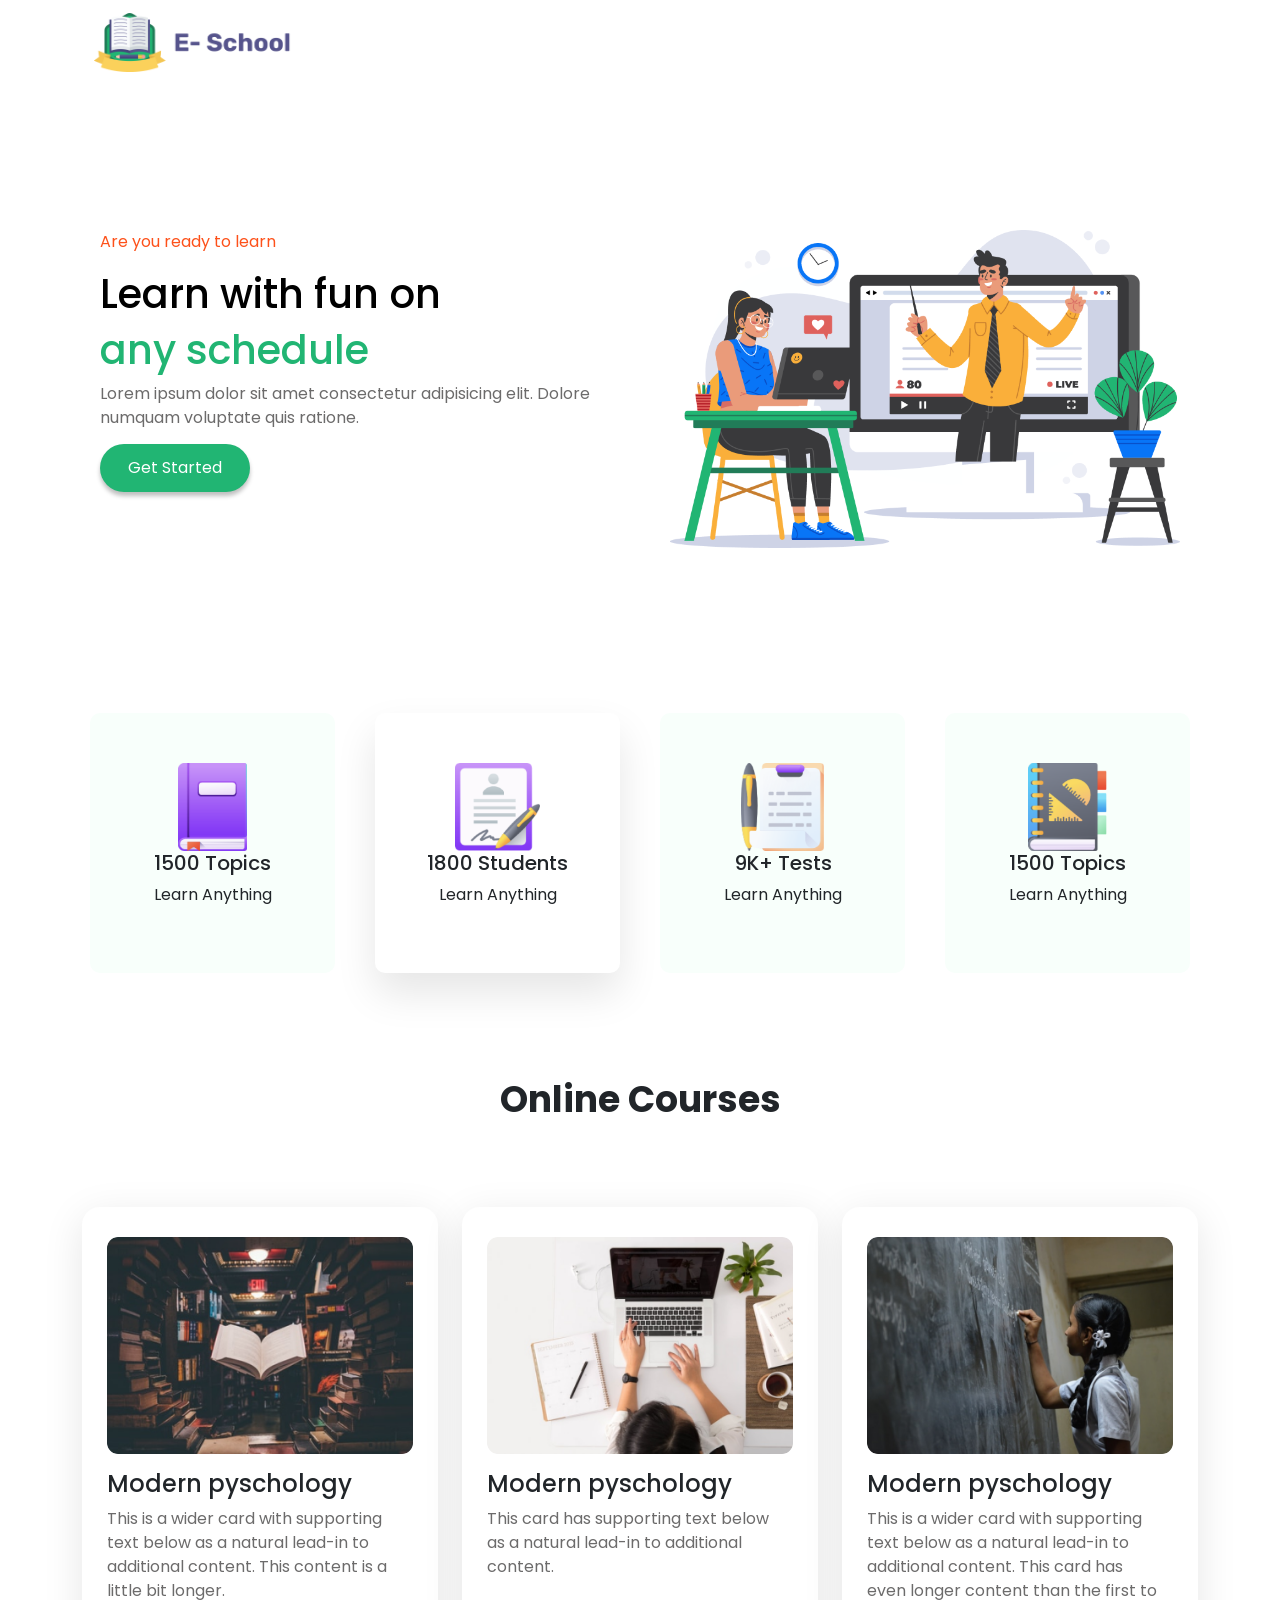
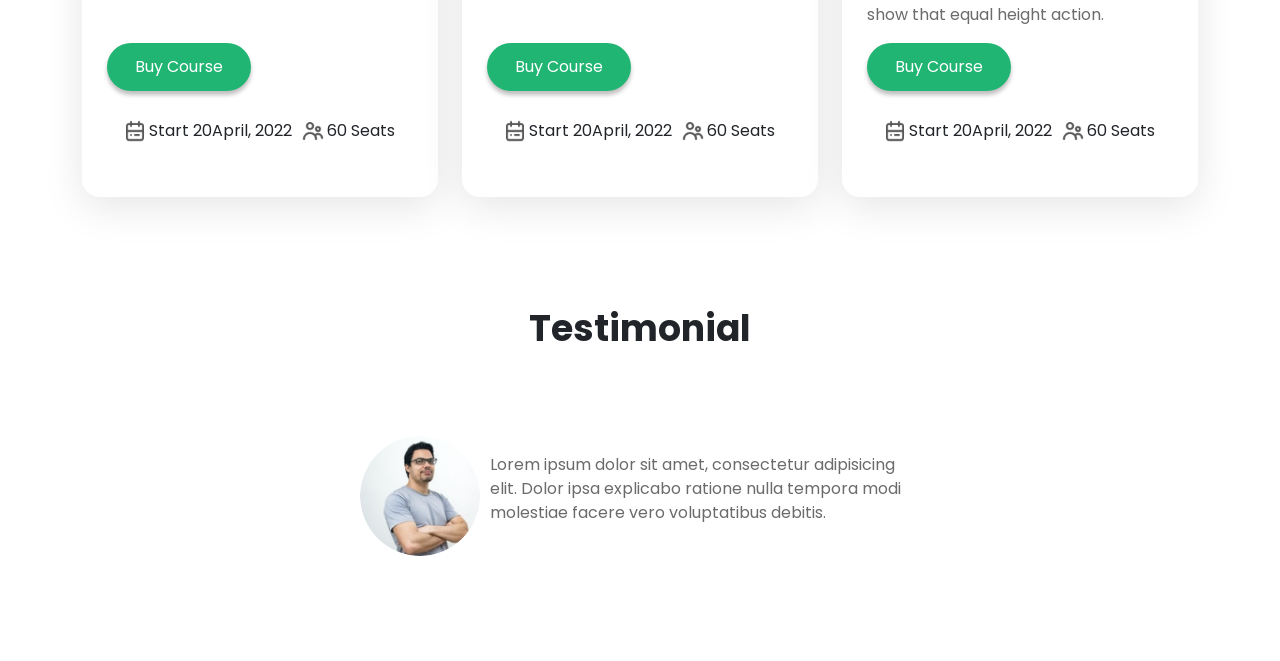
<file: index.html>
<!DOCTYPE html>
<html lang="en">

<head>
    <meta charset="UTF-8">
    <meta http-equiv="X-UA-Compatible" content="IE=edge">
    <meta name="viewport" content="width=device-width, initial-scale=1.0">
    <title>E-School</title>
    <link href="https://cdn.jsdelivr.net/npm/bootstrap@5.2.1/dist/css/bootstrap.min.css" rel="stylesheet"
        integrity="sha384-iYQeCzEYFbKjA/T2uDLTpkwGzCiq6soy8tYaI1GyVh/UjpbCx/TYkiZhlZB6+fzT" crossorigin="anonymous">
    <link rel="stylesheet" href="style.css">
    <link rel="shortcut icon" href="ICON/Logo.png" type="image/x-icon">
    <link rel="preconnect" href="https://fonts.googleapis.com">
    <link rel="preconnect" href="https://fonts.gstatic.com" crossorigin>
    <link href="https://fonts.googleapis.com/css2?family=Poppins&display=swap" rel="stylesheet"> 
</head>
<body>
    <div class="container">
        <nav class="navbar navbar-expand-lg">
            <div class="container-fluid">
              <a class="navbar-brand" href="#">
                <img src="ICON/Logo.png" class="nav-logo" alt="">
              </a>
              <button class="navbar-toggler" type="button" data-bs-toggle="collapse" data-bs-target="#navbarNavAltMarkup" aria-controls="navbarNavAltMarkup" aria-expanded="false" aria-label="Toggle navigation">
                <span class="navbar-toggler-icon"></span>
              </button>
              <div class="collapse navbar-collaps justify-content-end" id="navbarNavAltMarkup">
                <div class="navbar-nav">
                  <a class="nav-link active nav-gap" aria-current="page" href="#">Books</a>
                  <a class="nav-link nav-gap" href="#">Courses</a>
                  <a class="nav-link nav-gap" href="#">Others</a>
                  <a class="nav-link nav-gap" href="#">Blog</a>
                  <a class="nav-link nav-gap" href="#">
                    <button class="sign-btn">Sign In</button>
                  </a>
                </div>
              </div>
            </div>
          </nav>
    </div>

    <div class="container">
        <div class="row  d-flex flex-wrap">
            <div class="col-lg-6 cont-padding">
                <div class="are-u-rdy">
                    <p>Are you ready to learn</p>
                </div>
                <div class="learn-fun">
                    <h1>Learn with fun on</h1>
                    <h1 class="greentxt">any schedule</h1>
                </div>
                <div class="ash-text" >
                    Lorem ipsum dolor sit amet consectetur adipisicing elit. Dolore numquam voluptate quis ratione.
                </div>
                <div>
                    <button class="sign-btn" >Get Started</button>
                </div>
            </div>
            <div class="col-lg-6 cont-padding">
                <img src="Photos/Illustration.png" class="w-100" alt="">
            </div>
        </div>
    </div>

    <div class="container courses">
        <div class="row d-flex flex-row flex-wrap">
            <div class="col-3 study-card d-flex flex-column justify-content-center align-content-center">
                <div>
                    <img src="ICON/book.png" alt="">
                </div>
                <div>
                    <h5>1500 Topics</h5>
                    <p>Learn Anything</p>
                </div>
            </div>
            <div class="col-3 study-card-pro d-flex flex-column justify-content-center align-content-center">
                <div>
                    <img src="ICON/Student.png" alt="">
                </div>
                <div>
                    <h5>1800 Students</h5>
                    <p>Learn Anything</p>
                </div>
            </div>
            <div class="col-3 study-card d-flex flex-column justify-content-center align-content-center">
                <div>
                    <img src="ICON/Test.png" alt="">
                </div>
                <div>
                    <h5>9K+ Tests</h5>
                    <p>Learn Anything</p>
                </div>
            </div>
            <div class="col-3 study-card d-flex flex-column justify-content-center align-content-center">
                <div>
                    <img src="ICON/Students.png" alt="">
                </div>
                <div>
                    <h5>1500 Topics</h5>
                    <p>Learn Anything</p>
                </div>
            </div>
        </div>
    </div>

   

    <div class="container">
        <p class="headline-text">Online Courses</p>
        <div class="row row-cols-1 row-cols-md-3 g-4">
            <div class="col">
              <div class="card h-100 card-padding">
                <img src="Photos/Morder psyc.png" class="card-img-top" style="border-radius: 11px;" alt="...">
                <div class="card-body">
                  <h4 class="card-title">Modern pyschology</h4>
                  <p class="card-text ash-text">This is a wider card with supporting text below as a natural lead-in to additional content. This content is a little bit longer.</p>
                </div>
                <div>
                  <button class="sign-btn"  style="margin-bottom: 20px;">Buy Course</button>
                </div>
                <div class="card-footer d-flex justify-content-between flex-md-wrap">
                  
                  <div class="card-footer-items d-flex justify-content-start">
                    <div class="card-footer-items-img">
                      <img src="ICON/calendar.png" alt="">
                    </div>
                    <div class="card-footer-items-text">
                      <p>Start 20April, 2022</p>
                    </div>
                  </div>

                  <div class="card-footer-items d-flex justify-content-end">
                    <div class="card-footer-items-img">
                      <img src="ICON/people.png" alt="">
                    </div>
                    <div class="card-footer-items-text">
                      <p>60 Seats</p>
                    </div>
                  </div>

                </div>
              </div>
            </div>
            <div class="col">
              <div class="card h-100 card-padding">
                <img src="Photos/Morder pychons.png" class="card-img-top" style="border-radius: 11px;" alt="...">
                <div class="card-body">
                  <h4 class="card-title">Modern pyschology</h4>
                  <p class="card-text ash-text">This card has supporting text below as a natural lead-in to additional content.</p>
                </div>
                <div>
                  <button class="sign-btn"  style="margin-bottom: 20px;">Buy Course</button>
                </div>
                <div class="card-footer d-flex justify-content-between flex-md-wrap">
                  
                  <div class="card-footer-items d-flex justify-content-start">
                    <div class="card-footer-items-img">
                      <img src="ICON/calendar.png" alt="">
                    </div>
                    <div class="card-footer-items-text">
                      <p>Start 20April, 2022</p>
                    </div>
                  </div>

                  <div class="card-footer-items d-flex justify-content-end">
                    <div class="card-footer-items-img">
                      <img src="ICON/people.png" alt="">
                    </div>
                    <div class="card-footer-items-text">
                      <p>60 Seats</p>
                    </div>
                  </div>

                </div>
              </div>
            </div>
            <div class="col">
              <div class="card h-100 card-padding">
                <img src="Photos/Morder pyschology.png" class="card-img-top" style="border-radius: 11px;" alt="...">
                <div class="card-body">
                  <h4 class="card-title">Modern pyschology</h4>
                  <p class="card-text ash-text">This is a wider card with supporting text below as a natural lead-in to additional content. This card has even longer content than the first to show that equal height action.</p>
                  
                </div>
                <div>
                  <button class="sign-btn"  style="margin-bottom: 20px;">Buy Course</button>
                </div>
                <div class="card-footer d-flex justify-content-between flex-md-wrap">
                  
                  <div class="card-footer-items d-flex justify-content-start">
                    <div class="card-footer-items-img">
                      <img src="ICON/calendar.png" alt="">
                    </div>
                    <div class="card-footer-items-text">
                      <p>Start 20April, 2022</p>
                    </div>
                  </div>

                  <div class="card-footer-items d-flex justify-content-end">
                    <div class="card-footer-items-img">
                      <img src="ICON/people.png" alt="">
                    </div>
                    <div class="card-footer-items-text">
                      <p>60 Seats</p>
                    </div>
                  </div>

                </div>
              </div>
            </div>
          </div>
    </div>


    <div class="container">
      <p class="headline-text">Testimonial</p>
      <div class="testimonial d-flex justify-content-center flex-wrap">
        <div class="testimonial-img">
          <img src="Photos/Man.png" alt="">
        </div>
        <div class="testimonial-text">
          <p class="ash-text">Lorem ipsum dolor sit amet, consectetur adipisicing elit. Dolor ipsa explicabo ratione nulla tempora modi molestiae facere vero voluptatibus debitis.</p>
        </div>
      </div>
    </div>

    <script src="https://cdn.jsdelivr.net/npm/bootstrap@5.2.1/dist/js/bootstrap.bundle.min.js"
        integrity="sha384-u1OknCvxWvY5kfmNBILK2hRnQC3Pr17a+RTT6rIHI7NnikvbZlHgTPOOmMi466C8"
        crossorigin="anonymous"></script>

</body>
</html>
</file>
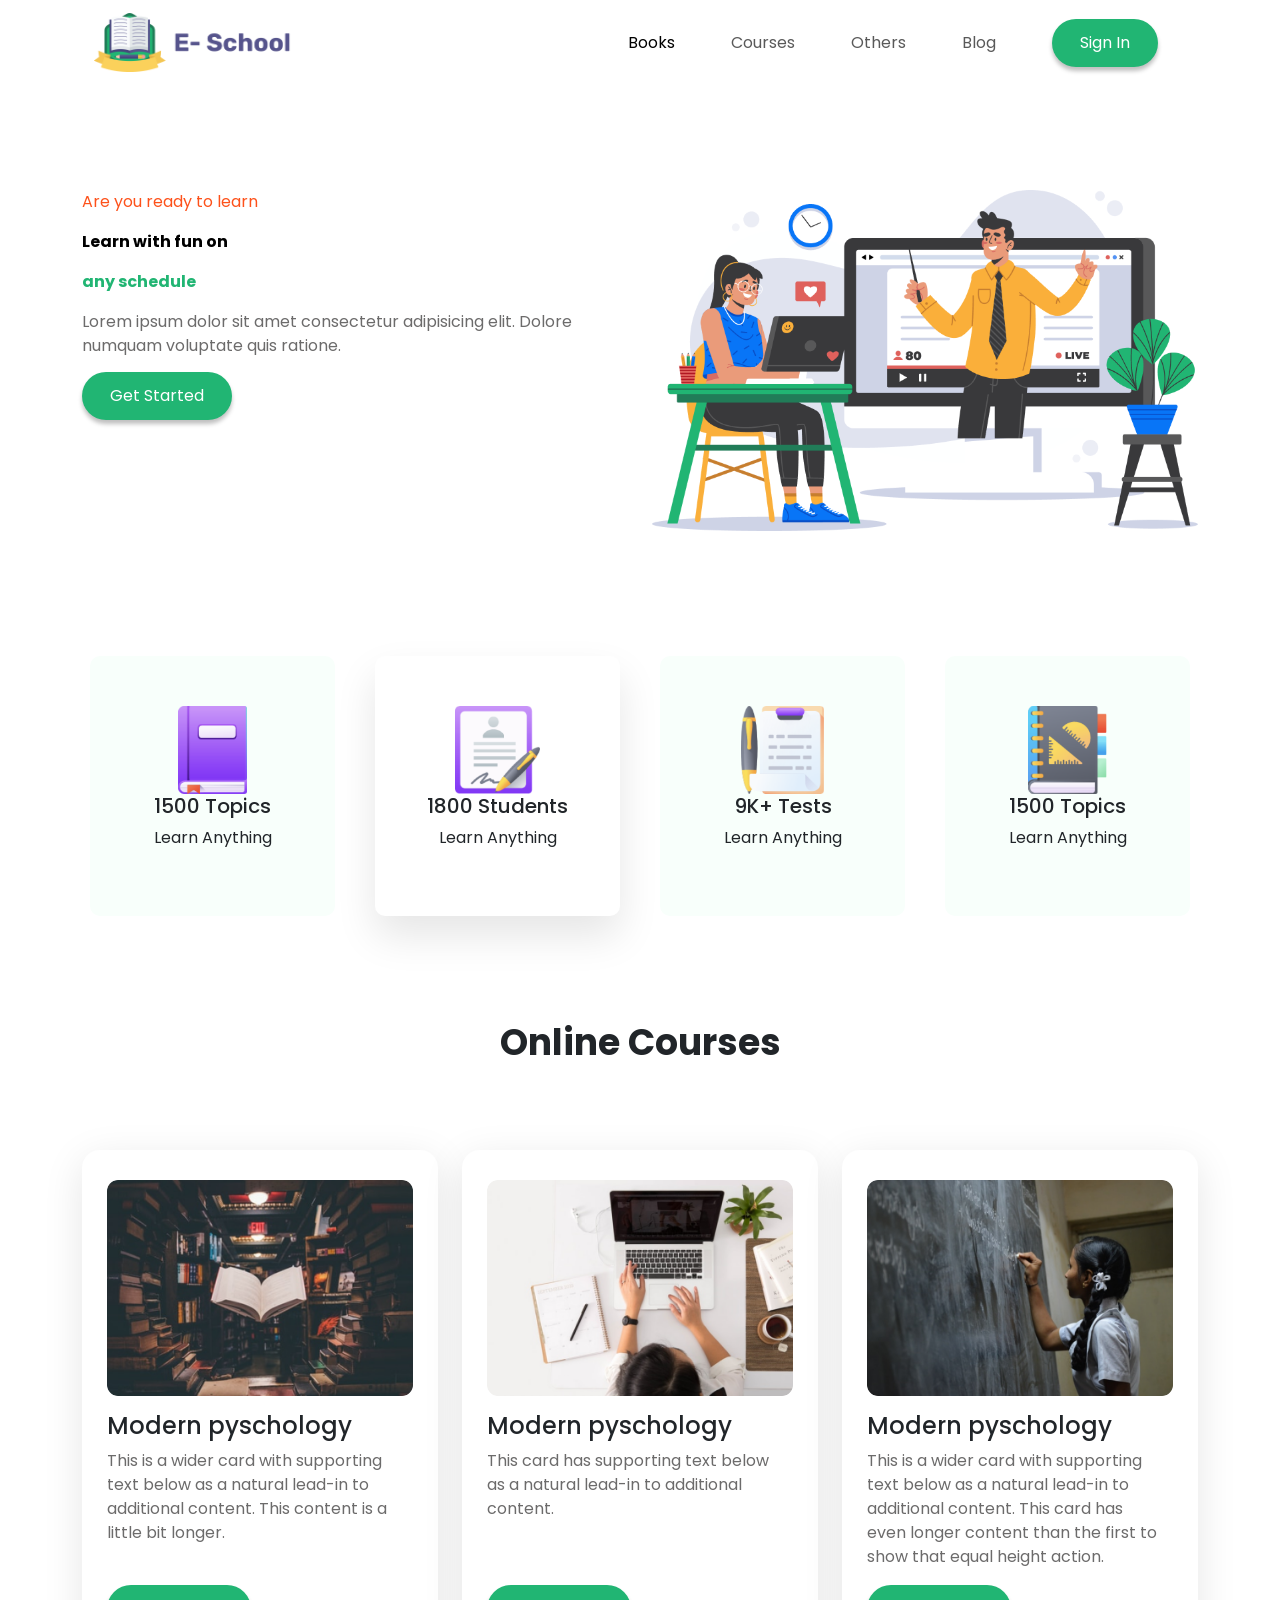
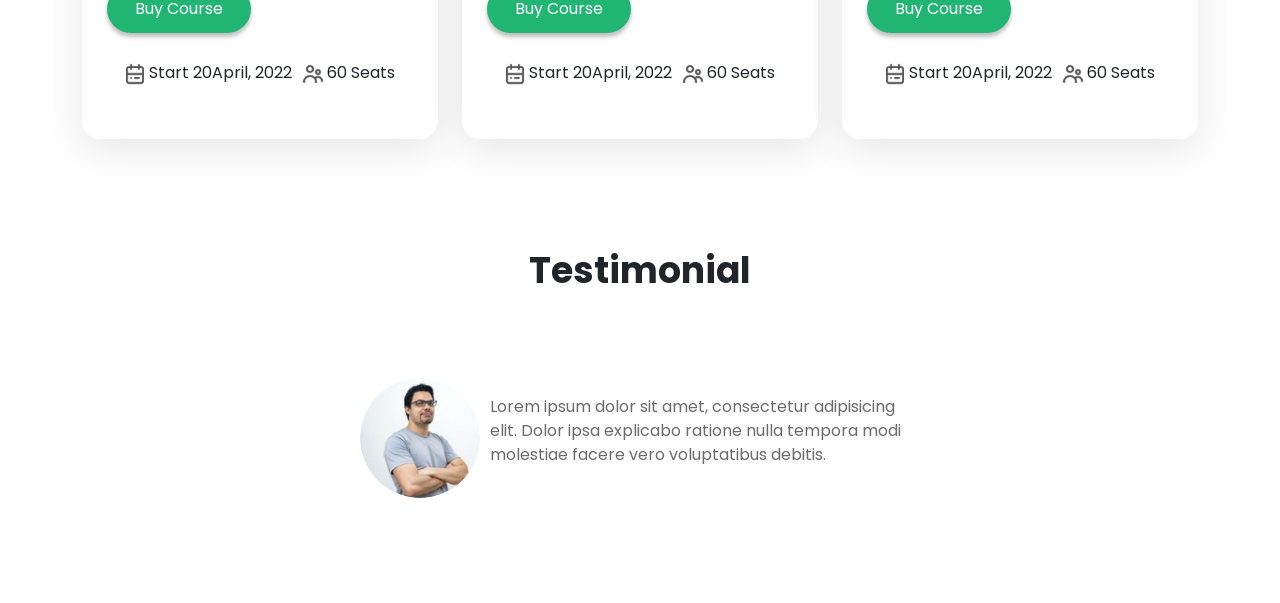
<file: inbox.html>
<!DOCTYPE html>
<html lang="en">

<head>
    <meta charset="UTF-8">
    <meta http-equiv="X-UA-Compatible" content="IE=edge">
    <meta name="viewport" content="width=device-width, initial-scale=1.0">
    <title>E-School</title>
    <link href="https://cdn.jsdelivr.net/npm/bootstrap@5.2.1/dist/css/bootstrap.min.css" rel="stylesheet"
        integrity="sha384-iYQeCzEYFbKjA/T2uDLTpkwGzCiq6soy8tYaI1GyVh/UjpbCx/TYkiZhlZB6+fzT" crossorigin="anonymous">
    <link rel="stylesheet" href="style.css">
    <link rel="shortcut icon" href="ICON/Logo.png" type="image/x-icon">
    <link rel="preconnect" href="https://fonts.googleapis.com">
    <link rel="preconnect" href="https://fonts.gstatic.com" crossorigin>
    <link href="https://fonts.googleapis.com/css2?family=Poppins&display=swap" rel="stylesheet"> 
</head>
<body>
    <div class="container">
        <nav class="navbar navbar-expand-lg">
            <div class="container-fluid">
              <a class="navbar-brand" href="#">
                <img src="ICON/Logo.png" class="nav-logo" alt="">
              </a>
              <button class="navbar-toggler" type="button" data-bs-toggle="collapse" data-bs-target="#navbarNavAltMarkup" aria-controls="navbarNavAltMarkup" aria-expanded="false" aria-label="Toggle navigation">
                <span class="navbar-toggler-icon"></span>
              </button>
              <div class="collapse navbar-collapse d-flex justify-content-end" id="navbarNavAltMarkup">
                <div class="navbar-nav">
                  <a class="nav-link active nav-gap" aria-current="page" href="#">Books</a>
                  <a class="nav-link nav-gap" href="#">Courses</a>
                  <a class="nav-link nav-gap" href="#">Others</a>
                  <a class="nav-link nav-gap" href="#">Blog</a>
                  <a class="nav-link nav-gap" href="#">
                    <button class="sign-btn">Sign In</button>
                  </a>
                </div>
              </div>
            </div>
          </nav>
    </div>

    <div class="container">
        <div class="row">
            <div class="col-md-6">
                <div class="are-u-rdy">
                    <p>Are you ready to learn</p>
                </div>
                <div class="learn-fun">
                    <p>Learn with fun on</p>
                    <p class="greentxt">any schedule</p>
                </div>
                <div class="ash-text" >
                    Lorem ipsum dolor sit amet consectetur adipisicing elit. Dolore numquam voluptate quis ratione.
                </div>
                <div>
                    <button class="sign-btn" >Get Started</button>
                </div>
            </div>
            <div class="col-md-6">
                <img src="Photos/Illustration.png" class="w-100" alt="">
            </div>
        </div>
    </div>

    <div class="container courses">
        <div class="row d-flex flex-row flex-wrap">
            <div class="col-3 study-card d-flex flex-column justify-content-center align-content-center">
                <div>
                    <img src="ICON/book.png" alt="">
                </div>
                <div>
                    <h5>1500 Topics</h5>
                    <p>Learn Anything</p>
                </div>
            </div>
            <div class="col-3 study-card-pro d-flex flex-column justify-content-center align-content-center">
                <div>
                    <img src="ICON/Student.png" alt="">
                </div>
                <div>
                    <h5>1800 Students</h5>
                    <p>Learn Anything</p>
                </div>
            </div>
            <div class="col-3 study-card d-flex flex-column justify-content-center align-content-center">
                <div>
                    <img src="ICON/Test.png" alt="">
                </div>
                <div>
                    <h5>9K+ Tests</h5>
                    <p>Learn Anything</p>
                </div>
            </div>
            <div class="col-3 study-card d-flex flex-column justify-content-center align-content-center">
                <div>
                    <img src="ICON/Students.png" alt="">
                </div>
                <div>
                    <h5>1500 Topics</h5>
                    <p>Learn Anything</p>
                </div>
            </div>
        </div>
    </div>

   

    <div class="container">
        <p class="headline-text">Online Courses</p>
        <div class="row row-cols-1 row-cols-md-3 g-4">
            <div class="col">
              <div class="card h-100 card-padding">
                <img src="Photos/Morder psyc.png" class="card-img-top" style="border-radius: 11px;" alt="...">
                <div class="card-body">
                  <h4 class="card-title">Modern pyschology</h4>
                  <p class="card-text ash-text">This is a wider card with supporting text below as a natural lead-in to additional content. This content is a little bit longer.</p>
                </div>
                <div>
                  <button class="sign-btn"  style="margin-bottom: 20px;">Buy Course</button>
                </div>
                <div class="card-footer d-flex justify-content-between flex-md-wrap">
                  
                  <div class="card-footer-items d-flex justify-content-start">
                    <div class="card-footer-items-img">
                      <img src="ICON/calendar.png" alt="">
                    </div>
                    <div class="card-footer-items-text">
                      <p>Start 20April, 2022</p>
                    </div>
                  </div>

                  <div class="card-footer-items d-flex justify-content-end">
                    <div class="card-footer-items-img">
                      <img src="ICON/people.png" alt="">
                    </div>
                    <div class="card-footer-items-text">
                      <p>60 Seats</p>
                    </div>
                  </div>

                </div>
              </div>
            </div>
            <div class="col">
              <div class="card h-100 card-padding">
                <img src="Photos/Morder pychons.png" class="card-img-top" style="border-radius: 11px;" alt="...">
                <div class="card-body">
                  <h4 class="card-title">Modern pyschology</h4>
                  <p class="card-text ash-text">This card has supporting text below as a natural lead-in to additional content.</p>
                </div>
                <div>
                  <button class="sign-btn"  style="margin-bottom: 20px;">Buy Course</button>
                </div>
                <div class="card-footer d-flex justify-content-between flex-md-wrap">
                  
                  <div class="card-footer-items d-flex justify-content-start">
                    <div class="card-footer-items-img">
                      <img src="ICON/calendar.png" alt="">
                    </div>
                    <div class="card-footer-items-text">
                      <p>Start 20April, 2022</p>
                    </div>
                  </div>

                  <div class="card-footer-items d-flex justify-content-end">
                    <div class="card-footer-items-img">
                      <img src="ICON/people.png" alt="">
                    </div>
                    <div class="card-footer-items-text">
                      <p>60 Seats</p>
                    </div>
                  </div>

                </div>
              </div>
            </div>
            <div class="col">
              <div class="card h-100 card-padding">
                <img src="Photos/Morder pyschology.png" class="card-img-top" style="border-radius: 11px;" alt="...">
                <div class="card-body">
                  <h4 class="card-title">Modern pyschology</h4>
                  <p class="card-text ash-text">This is a wider card with supporting text below as a natural lead-in to additional content. This card has even longer content than the first to show that equal height action.</p>
                  
                </div>
                <div>
                  <button class="sign-btn"  style="margin-bottom: 20px;">Buy Course</button>
                </div>
                <div class="card-footer d-flex justify-content-between flex-md-wrap">
                  
                  <div class="card-footer-items d-flex justify-content-start">
                    <div class="card-footer-items-img">
                      <img src="ICON/calendar.png" alt="">
                    </div>
                    <div class="card-footer-items-text">
                      <p>Start 20April, 2022</p>
                    </div>
                  </div>

                  <div class="card-footer-items d-flex justify-content-end">
                    <div class="card-footer-items-img">
                      <img src="ICON/people.png" alt="">
                    </div>
                    <div class="card-footer-items-text">
                      <p>60 Seats</p>
                    </div>
                  </div>

                </div>
              </div>
            </div>
          </div>
    </div>


    <div class="container">
      <p class="headline-text">Testimonial</p>
      <div class="testimonial d-flex justify-content-center flex-wrap">
        <div class="testimonial-img">
          <img src="Photos/Man.png" alt="">
        </div>
        <div class="testimonial-text">
          <p class="ash-text">Lorem ipsum dolor sit amet, consectetur adipisicing elit. Dolor ipsa explicabo ratione nulla tempora modi molestiae facere vero voluptatibus debitis.</p>
        </div>
      </div>
    </div>

    <script src="https://cdn.jsdelivr.net/npm/bootstrap@5.2.1/dist/js/bootstrap.bundle.min.js"
        integrity="sha384-u1OknCvxWvY5kfmNBILK2hRnQC3Pr17a+RTT6rIHI7NnikvbZlHgTPOOmMi466C8"
        crossorigin="anonymous"></script>

</body>
</html>
</file>
<file: style.css>
*{
    font-family: 'Poppins', sans-serif;
}
.container{
    margin-bottom: 105px;
}
.margin-auto{
    margin: auto;
}
.nav-logo{
    width: 198.07px;
    height: 59px;
}
.nav-right-align{
    position: absolute;
    right: 0;
}
.sign-btn{
    background-color: #21B573;
    padding: 12px 28px;
    color: white;
    padding-top: 12px;
    padding-bottom: 12px;
    padding-left: 28px;
    padding-right: 28px;
    gap: 10px;
    box-shadow: 0px 4px 4px rgba(0, 0, 0, 0.25);
    border-radius: 33px;
    border: none;
}
.nav-gap{
    margin: auto 20px;
}
.are-u-rdy{
    font-weight: 400;
    font-size: 16px;
    line-height: 24px;
    color: #FD511A;
}
.learn-fun{
    font-weight: 700;
    /* font-size: 48px; */
    color: #000000;
}
.greentxt{
    color: #21B573;
}
.study-card{
    text-align: center;
    background: #F8FFFB;
    border-radius: 10px;
    width: 245px;
    height: 260px;
    margin: 20px auto;
}
.study-card-pro{
    background: #FFFFFF;
    text-align: center;
    width: 245px;
    height: 260px;
    box-shadow: 0px 20px 40px rgba(0, 0, 0, 0.1);
    border-radius: 10px;  
    margin: 20px auto;

}
.ash-text{
    color:#6C6B6B;
    margin-bottom: 14px;
}
.study-card img, .study-card-pro img{
    width: 75x;
    height: 88px;
}
.courses{
    width: 100%;
    margin: 0px auto;
}
.card-padding{
    padding: 30px 25px;
}
.card-body{
    padding-left: 0;
}
.card{
    border: none;
    box-shadow: 0px 10px 40px rgba(0, 0, 0, 0.1);
    border-radius: 18px;
}
.card-footer-items-img img{
    width: 24px;
    height: 24px;
}
.cont-padding{
    padding: 40px 30px;
}
.card-footer-items-text{
    margin: 0px 2px;
}
.card-footer{
    background-color: white;
    border: none;
}
.headline-text{
    font-weight: 700;
    font-size: 36px;
    text-align: center;
    margin: 80px auto;
}
.testimonial-img img{
    height: 120px;
    width: 120px;
    border-radius: 50%;
}
.testimonial-text{
    width: 420px;
    margin: auto 10px;
}
</file>
